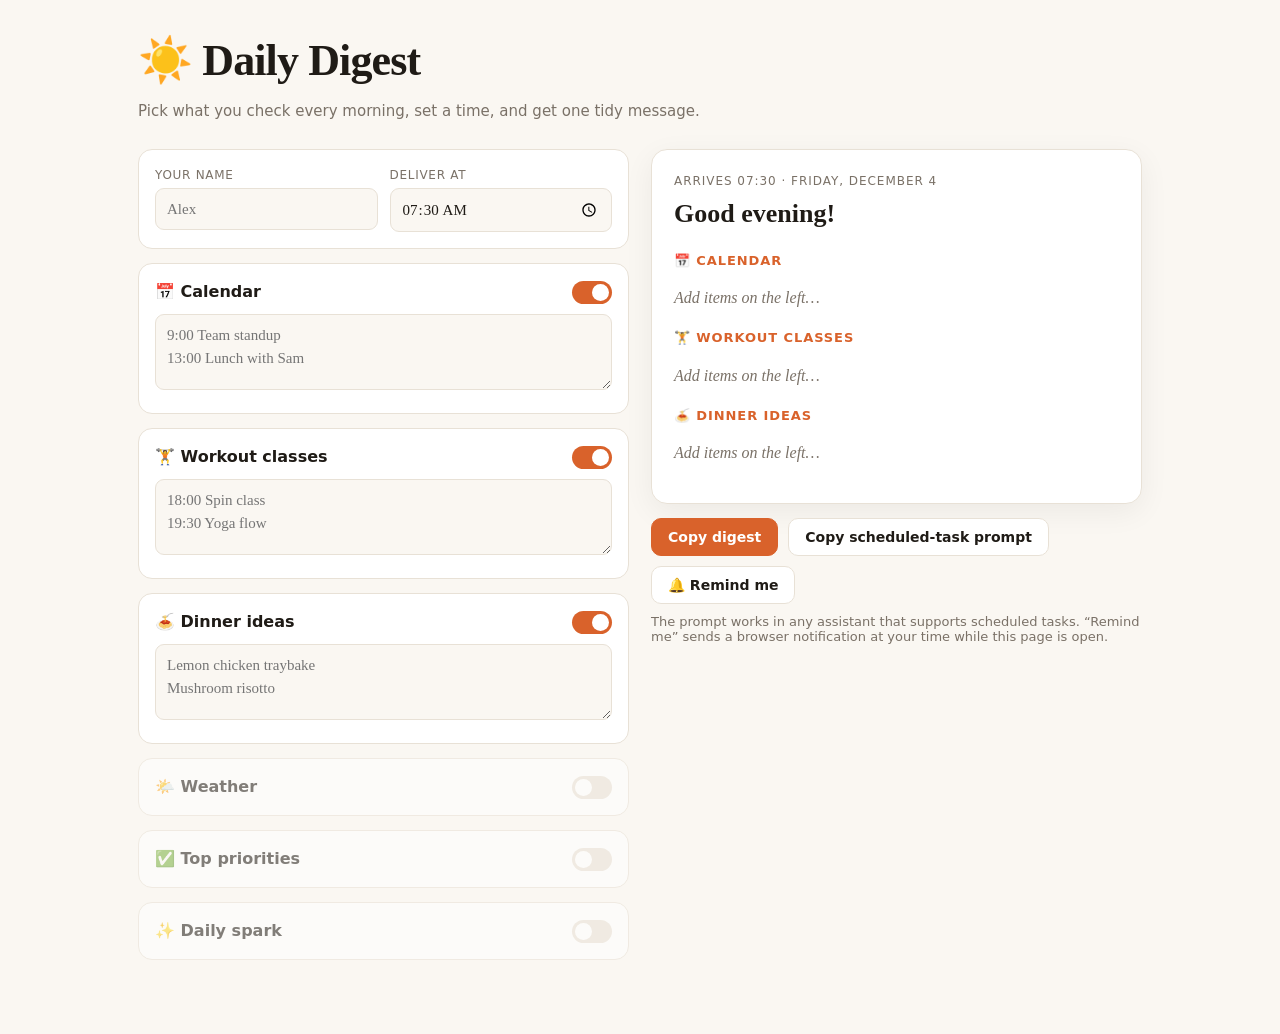
<file: DailyDigest.html>
<!DOCTYPE html>
<html lang="en">
<head>
<meta charset="utf-8">
<meta name="viewport" content="width=device-width, initial-scale=1, viewport-fit=cover">
<title>Daily Digest Builder</title>
<style>
:root{--bg:#faf7f2;--card:#fff;--ink:#1f1b16;--mute:#7a7167;--line:#e8e1d6;--accent:#d9622b;--accent-ink:#fff;
box-sizing:border-box;padding-top:env(safe-area-inset-top,0px);padding-bottom:env(safe-area-inset-bottom,0px)}
@media(prefers-color-scheme:dark){:root:not([data-theme="light"]){--bg:#17140f;--card:#211d17;--ink:#f3ede3;--mute:#a1978a;--line:#342e25;--accent:#ee8452;--accent-ink:#1a120b}}
:root[data-theme="dark"]{--bg:#17140f;--card:#211d17;--ink:#f3ede3;--mute:#a1978a;--line:#342e25;--accent:#ee8452;--accent-ink:#1a120b}
*{box-sizing:border-box}
html{scroll-padding-top:env(safe-area-inset-top,0px)}
body{margin:0;background:var(--bg);color:var(--ink);font:16px/1.5 Georgia,'Times New Roman',serif}
.wrap{max-width:1040px;margin:0 auto;padding:28px 18px 60px}
h1{font-size:clamp(28px,5vw,44px);margin:0 0 6px;letter-spacing:-.02em}
.sub{color:var(--mute);margin:0 0 26px;font-family:system-ui,sans-serif;font-size:15px}
.grid{display:grid;grid-template-columns:1fr 1fr;gap:22px}
@media(max-width:800px){.grid{grid-template-columns:1fr}}
.card{background:var(--card);border:1px solid var(--line);border-radius:14px;padding:16px;margin-bottom:14px}
label,.ui{font-family:system-ui,sans-serif}
.row{display:flex;gap:12px;flex-wrap:wrap}
.row>div{flex:1;min-width:140px}
.row label{display:block;font-size:12px;text-transform:uppercase;letter-spacing:.06em;color:var(--mute);margin-bottom:4px}
input[type=text],input[type=time],textarea{width:100%;font:inherit;font-size:15px;padding:9px 11px;border:1px solid var(--line);border-radius:9px;background:var(--bg);color:var(--ink)}
textarea{min-height:76px;resize:vertical;margin-top:10px}
.mod-head{display:flex;align-items:center;justify-content:space-between;font-family:system-ui,sans-serif;font-weight:600}
.mod-head span{display:flex;gap:9px;align-items:center}
.sw{appearance:none;width:40px;height:23px;border-radius:99px;background:var(--line);position:relative;cursor:pointer;transition:.2s;margin:0}
.sw::after{content:"";position:absolute;top:3px;left:3px;width:17px;height:17px;border-radius:50%;background:#fff;transition:.2s}
.sw:checked{background:var(--accent)}.sw:checked::after{left:20px}
.mod.off textarea{display:none}
.mod.off{opacity:.55}
.preview{position:sticky;top:16px;align-self:start}
.msg{background:var(--card);border:1px solid var(--line);border-radius:16px;padding:22px;box-shadow:0 8px 30px rgba(0,0,0,.06)}
.msg .meta{font-family:system-ui,sans-serif;font-size:12px;color:var(--mute);text-transform:uppercase;letter-spacing:.08em}
.msg h2{font-size:26px;margin:4px 0 2px}
.msg h3{font-family:system-ui,sans-serif;font-size:13px;text-transform:uppercase;letter-spacing:.07em;color:var(--accent);margin:18px 0 6px}
.msg ul{margin:0;padding-left:20px}.msg li{margin:3px 0}
.empty{color:var(--mute);font-style:italic}
.btns{display:flex;gap:10px;flex-wrap:wrap;margin-top:14px}
button{font:600 14px system-ui,sans-serif;padding:10px 16px;border-radius:10px;border:1px solid var(--line);background:var(--card);color:var(--ink);cursor:pointer}
button.pri{background:var(--accent);color:var(--accent-ink);border-color:var(--accent)}
.note{font:13px system-ui,sans-serif;color:var(--mute);margin-top:10px}
</style>
</head>
<body>
<div class="wrap">
  <h1>☀️ Daily Digest</h1>
  <p class="sub">Pick what you check every morning, set a time, and get one tidy message.</p>
  <div class="grid">
    <div>
      <div class="card"><div class="row">
        <div><label for="name">Your name</label><input type="text" id="name" placeholder="Alex"></div>
        <div><label for="time">Deliver at</label><input type="time" id="time" value="07:30"></div>
      </div></div>
      <div id="mods"></div>
    </div>
    <div class="preview">
      <div class="msg" id="msg"></div>
      <div class="btns">
        <button class="pri" id="copyDigest">Copy digest</button>
        <button id="copyPrompt">Copy scheduled-task prompt</button>
        <button id="notify">🔔 Remind me</button>
      </div>
      <p class="note" id="status">The prompt works in any assistant that supports scheduled tasks. “Remind me” sends a browser notification at your time while this page is open.</p>
    </div>
  </div>
</div>
<script>
const MODS=[
 {id:"calendar",icon:"📅",title:"Calendar",ph:"9:00 Team standup\n13:00 Lunch with Sam",on:true},
 {id:"workout",icon:"🏋️",title:"Workout classes",ph:"18:00 Spin class\n19:30 Yoga flow",on:true},
 {id:"dinner",icon:"🍝",title:"Dinner ideas",ph:"Lemon chicken traybake\nMushroom risotto",on:true},
 {id:"weather",icon:"🌤️",title:"Weather",ph:"14°C, light rain after 3pm - take a jacket",on:false},
 {id:"tasks",icon:"✅",title:"Top priorities",ph:"Send invoice\nBook dentist",on:false},
 {id:"spark",icon:"✨",title:"Daily spark",ph:"One small thing today is enough.",on:false}
];
let S={name:"",time:"07:30",mods:{}};
MODS.forEach(m=>S.mods[m.id]={on:m.on,text:""});
try{const s=JSON.parse(localStorage.getItem("digest")||"null");if(s)S=Object.assign(S,s)}catch(e){}
const $=id=>document.getElementById(id);
function save(){try{localStorage.setItem("digest",JSON.stringify(S))}catch(e){}}
function lines(t){return t.split("\n").map(x=>x.trim()).filter(Boolean)}
function greet(){const h=new Date().getHours();return h<12?"Good morning":h<18?"Good afternoon":"Good evening"}

function buildMods(){
 $("mods").innerHTML="";
 MODS.forEach(m=>{
  const st=S.mods[m.id]||(S.mods[m.id]={on:m.on,text:""});
  const d=document.createElement("div");d.className="card mod"+(st.on?"":" off");
  d.innerHTML=`<div class="mod-head"><span>${m.icon} ${m.title}</span><input type="checkbox" class="sw" ${st.on?"checked":""} aria-label="Toggle ${m.title}"></div><textarea placeholder="${m.ph.replace(/\n/g,"&#10;")}"></textarea>`;
  const ta=d.querySelector("textarea");ta.value=st.text;
  d.querySelector(".sw").onchange=e=>{st.on=e.target.checked;d.classList.toggle("off",!st.on);render()};
  ta.oninput=e=>{st.text=e.target.value;render()};
  $("mods").appendChild(d);
 });
}
function digestText(){
 const date=new Date().toLocaleDateString(undefined,{weekday:"long",day:"numeric",month:"long"});
 let t=`${greet()}${S.name?", "+S.name:""}! ☀️\n${date}\n`;
 MODS.filter(m=>S.mods[m.id].on).forEach(m=>{
  const l=lines(S.mods[m.id].text);
  t+=`\n${m.icon} ${m.title.toUpperCase()}\n`+(l.length?l.map(x=>"• "+x).join("\n"):"• (nothing yet)")+"\n";
 });
 return t.trim();
}
function esc(s){return s.replace(/[&<>"]/g,c=>({"&":"&amp;","<":"&lt;",">":"&gt;",'"':"&quot;"}[c]))}
function render(){
 const date=new Date().toLocaleDateString(undefined,{weekday:"long",day:"numeric",month:"long"});
 let h=`<div class="meta">Arrives ${S.time||"--:--"} · ${date}</div><h2>${greet()}${S.name?", "+esc(S.name):""}!</h2>`;
 const act=MODS.filter(m=>S.mods[m.id].on);
 if(!act.length)h+=`<p class="empty">Switch on a section to start.</p>`;
 act.forEach(m=>{
  const l=lines(S.mods[m.id].text);
  h+=`<h3>${m.icon} ${m.title}</h3>`+(l.length?`<ul>${l.map(x=>`<li>${esc(x)}</li>`).join("")}</ul>`:`<p class="empty">Add items on the left…</p>`);
 });
 $("msg").innerHTML=h;save();
}
function say(t){$("status").textContent=t}
async function copy(t,ok){try{await navigator.clipboard.writeText(t);say(ok)}catch(e){say("Couldn't copy automatically - select the text and copy manually.")}}

$("name").value=S.name;$("time").value=S.time;
$("name").oninput=e=>{S.name=e.target.value;render()};
$("time").oninput=e=>{S.time=e.target.value;render()};
$("copyDigest").onclick=()=>copy(digestText(),"Digest copied ✓");
$("copyPrompt").onclick=()=>{
 const names=MODS.filter(m=>S.mods[m.id].on).map(m=>m.title.toLowerCase()).join(", ")||"my schedule";
 copy(`Every day at ${S.time}, send me a Daily Digest${S.name?" for "+S.name:""}. Use my connected apps to gather: ${names}. Format it as a short, friendly morning message with a greeting, today's date, and one bulleted section per topic. Keep it under 150 words.`,"Task prompt copied ✓ - paste it into a scheduled task.");
};
let timer=null;
$("notify").onclick=async()=>{
 if(!("Notification" in window)){say("Notifications aren't supported in this browser.");return}
 const p=await Notification.requestPermission();
 if(p!=="granted"){say("Notifications were blocked.");return}
 clearInterval(timer);
 timer=setInterval(()=>{
  const n=new Date(),hm=String(n.getHours()).padStart(2,"0")+":"+String(n.getMinutes()).padStart(2,"0");
  if(hm===S.time&&n.getSeconds()<30){new Notification("Your Daily Digest",{body:digestText().slice(0,180)});}
 },20000);
 say(`Reminder set for ${S.time} - keep this tab open.`);
};
buildMods();render();
</script>
</body>
</html>
</file>
